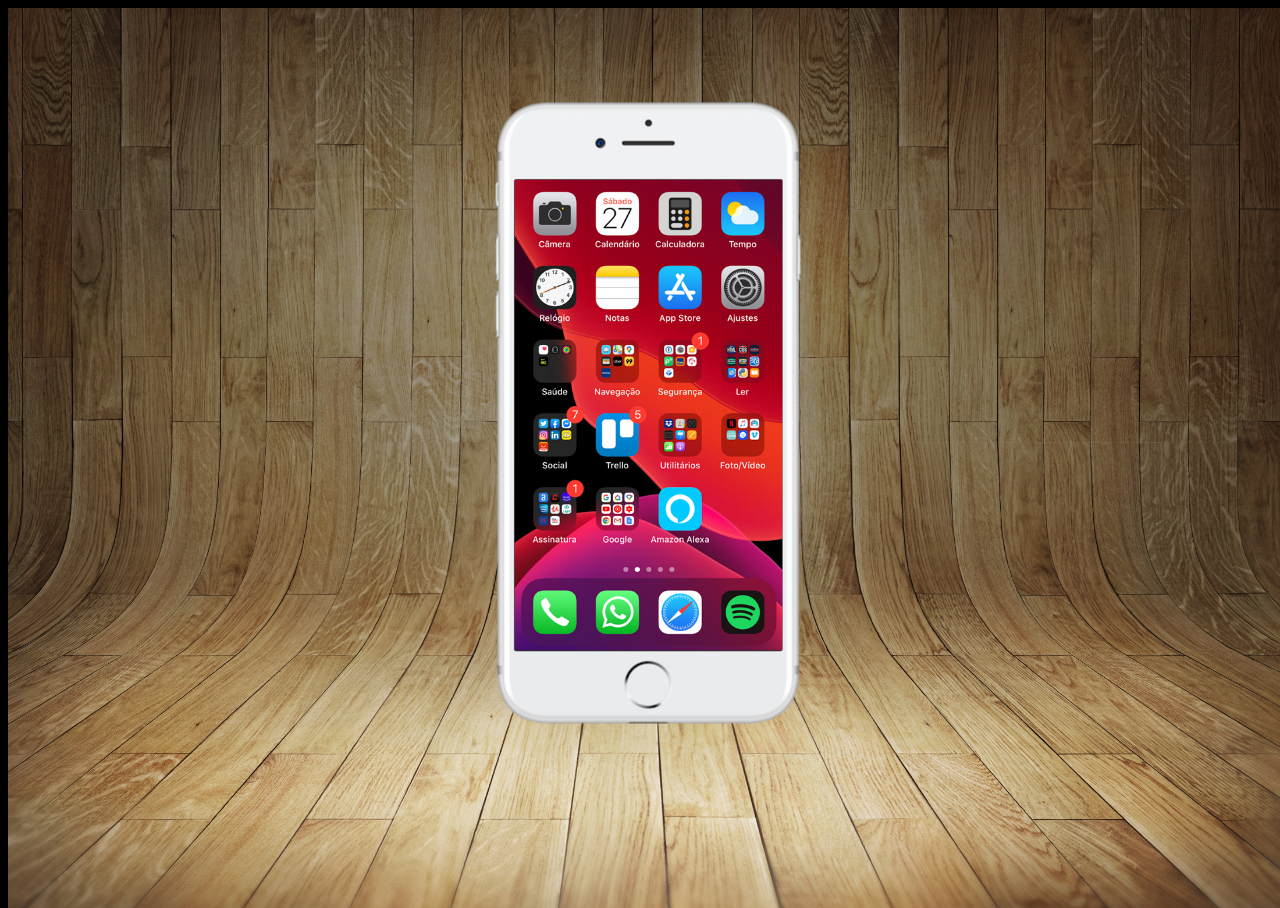
<file: index.html>
<!DOCTYPE html>
<html lang="pt-br">
<head>
    <meta charset="UTF-8">
    <meta name="viewport" content="width=device-width, initial-scale=1.0">
    <title>Projeto de Redes Sociais</title>
    <link rel="shortcut icon" href="favicon.ico" type="image/x-icon">
    <link rel="stylesheet" href="estilos/style.css">
</head>
<body>
    <main>
        <section id="telefone">
            <iframe src="home.html" name="tela" id="tela" frameborder="0" no-repeat></iframe>
        </section>

        <section id="redes-sociais">

        </section>
    </main>
</body>
</html>
</file>
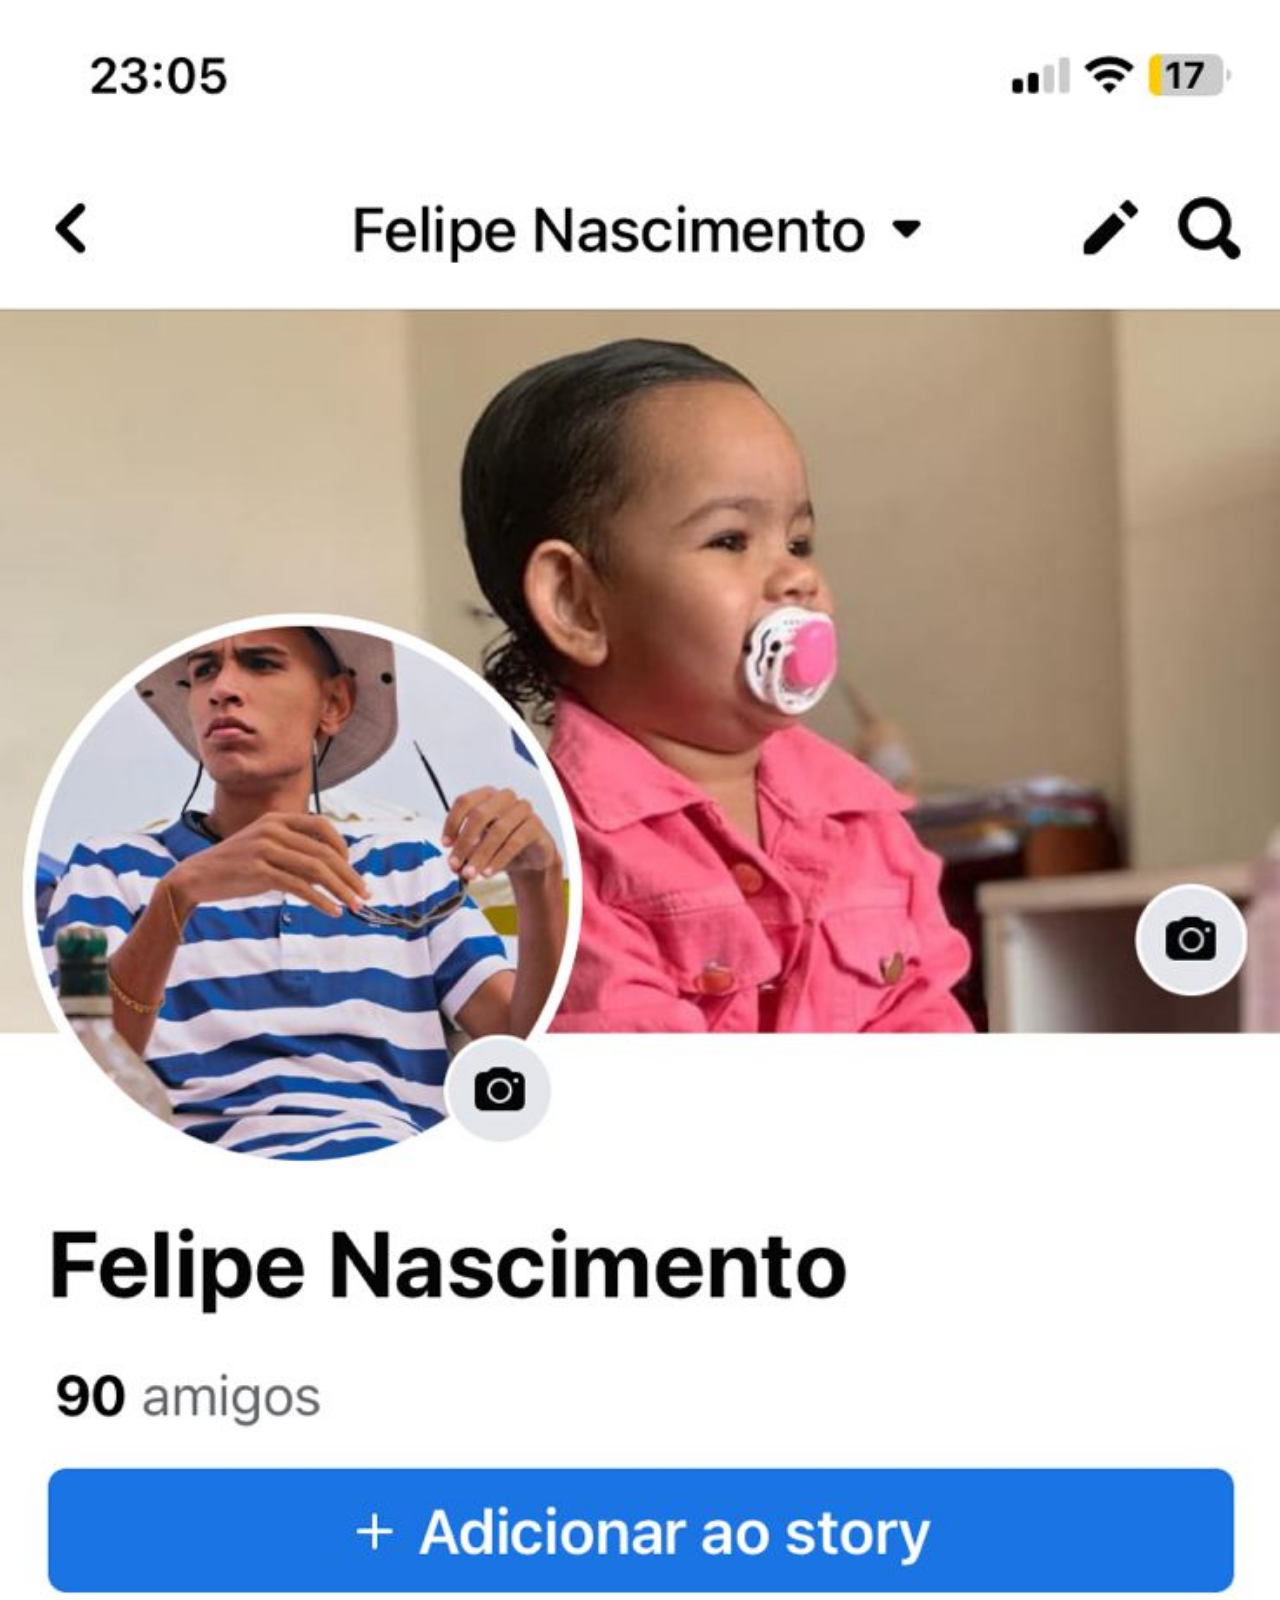
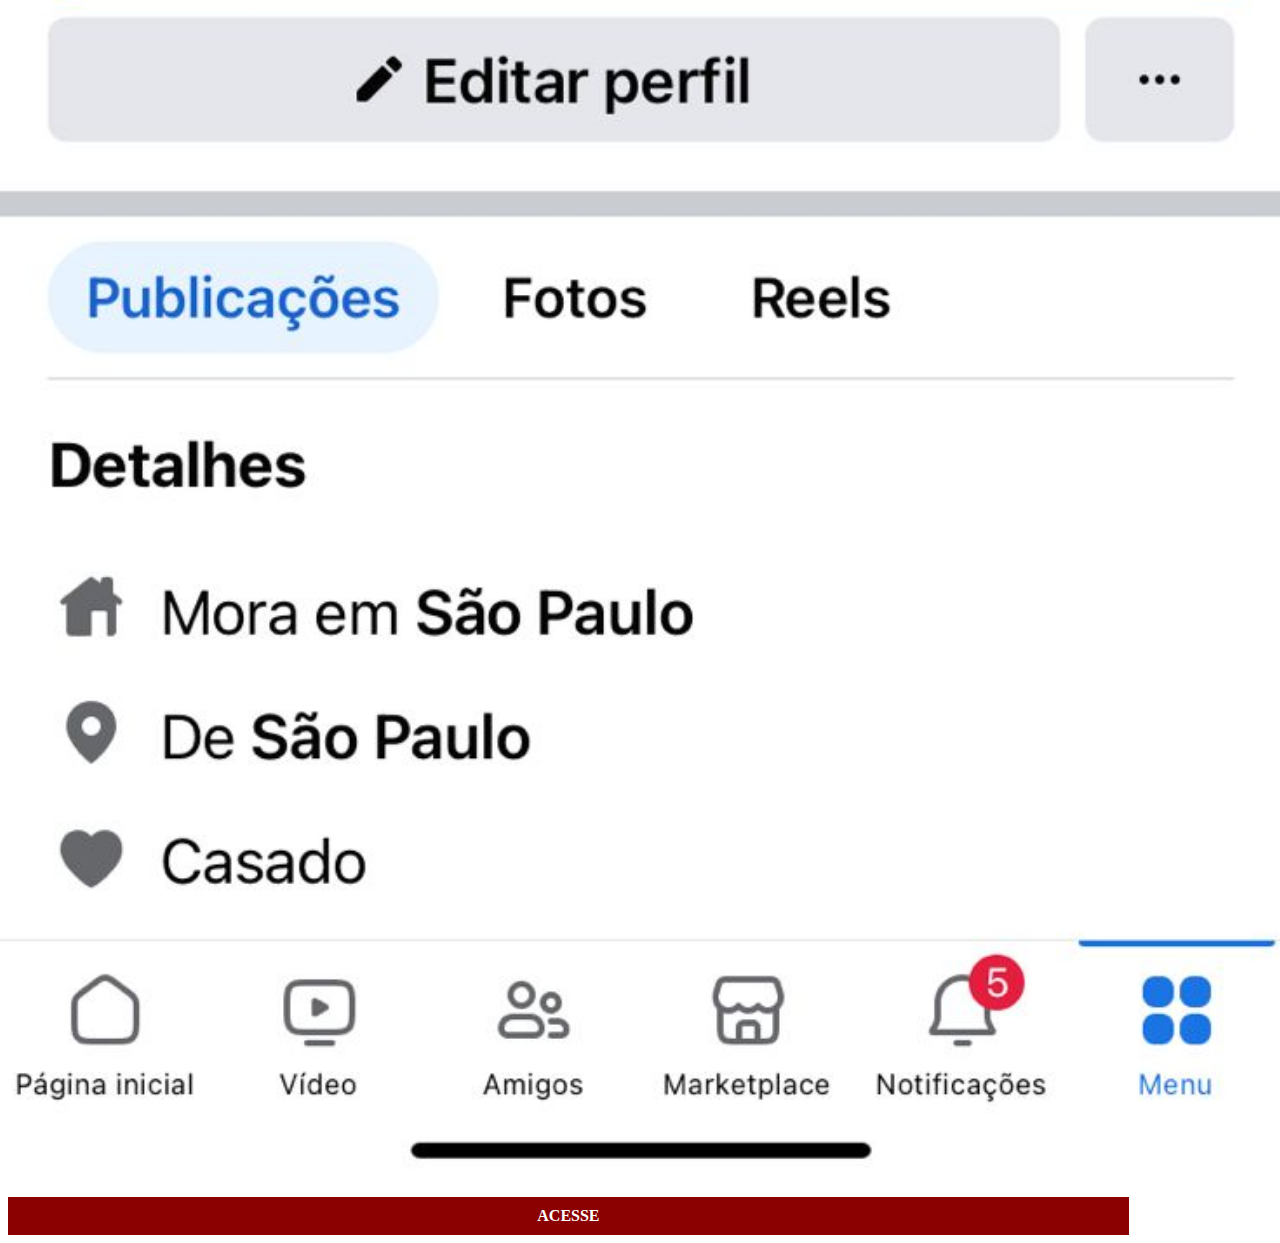
<file: facebook.html>
<!DOCTYPE html>
<html lang="pt-br">
<head>
    <meta charset="UTF-8">
    <meta name="viewport" content="width=device-width, initial-scale=1.0">
    <title>Facebook</title>
<link rel="stylesheet" href="estilos/social.css">
</head>
<body>
    <img src="imagens/tela-facebook.jpeg" alt="Facebook">
    <a href="https://www.facebook.com/profile.php?id=100089303528385" target="_blank" rel="external">ACESSE</a>
</body>
</html>
</file>
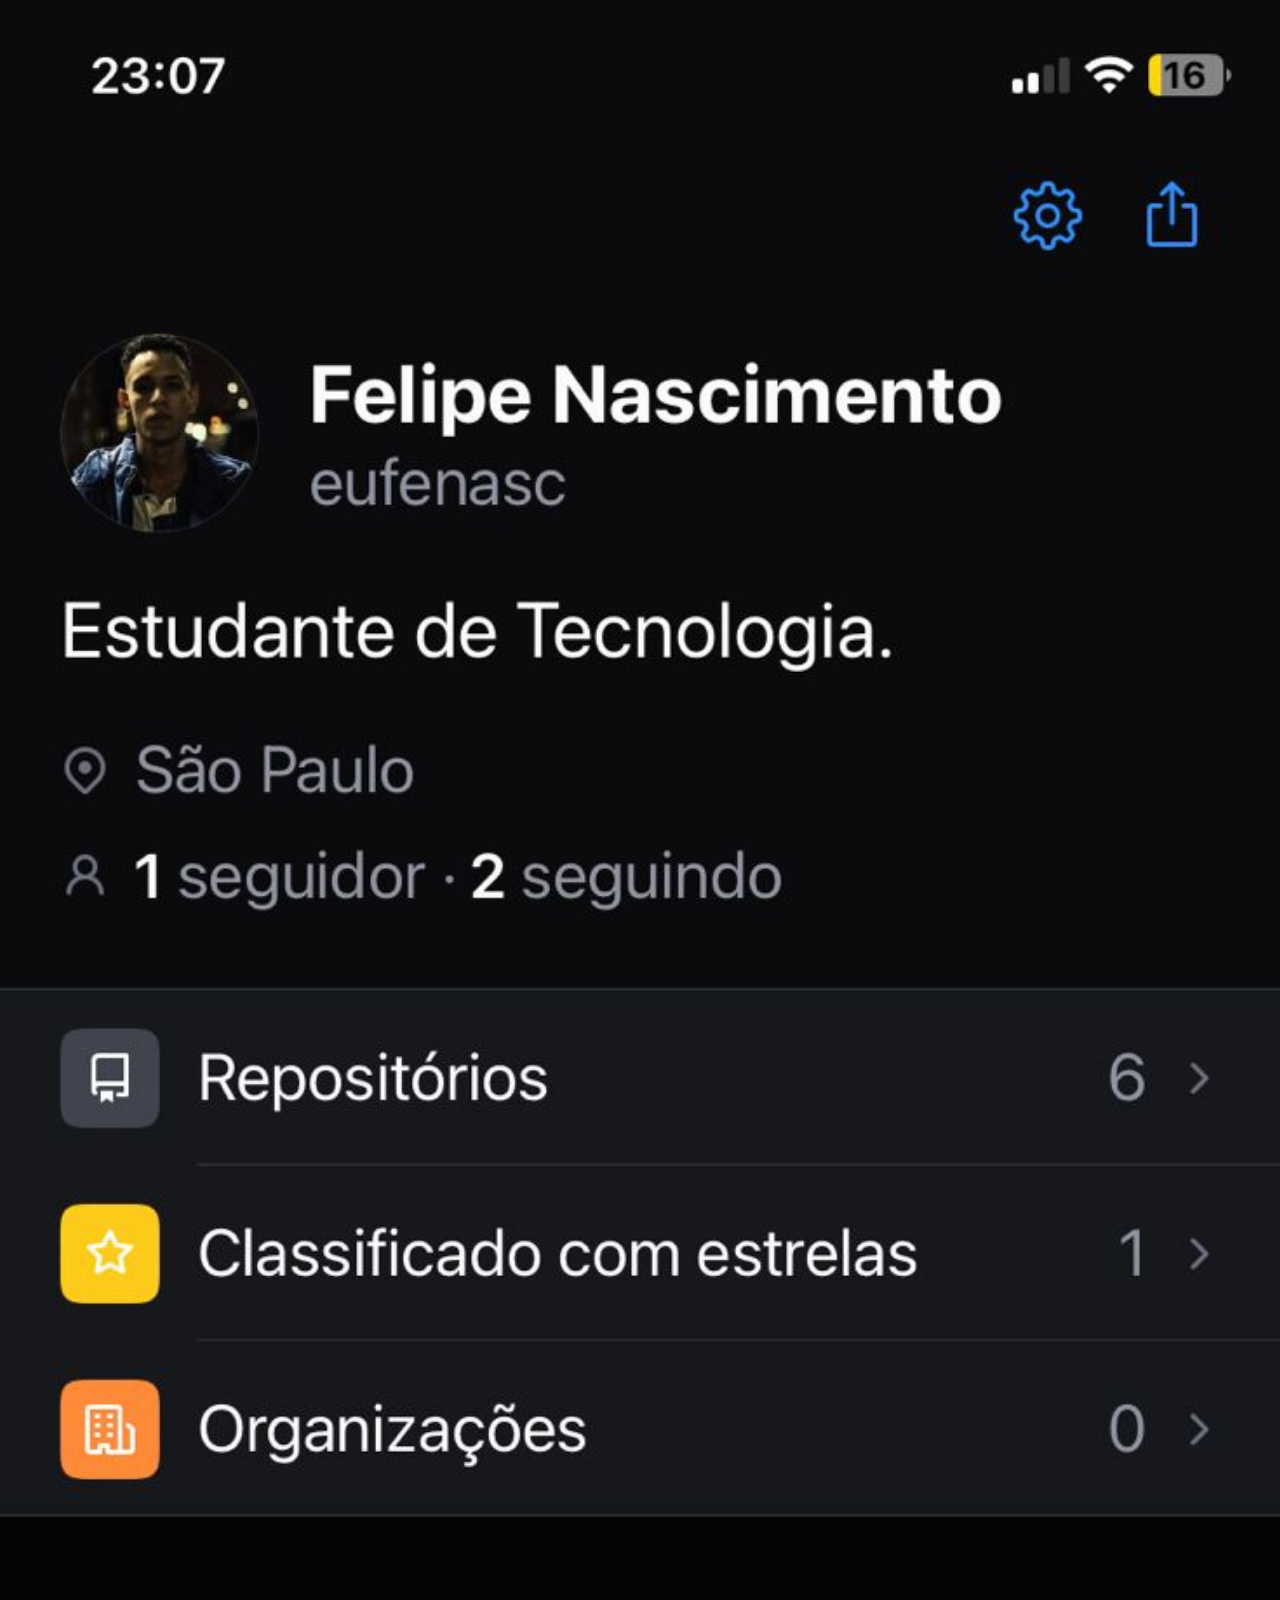
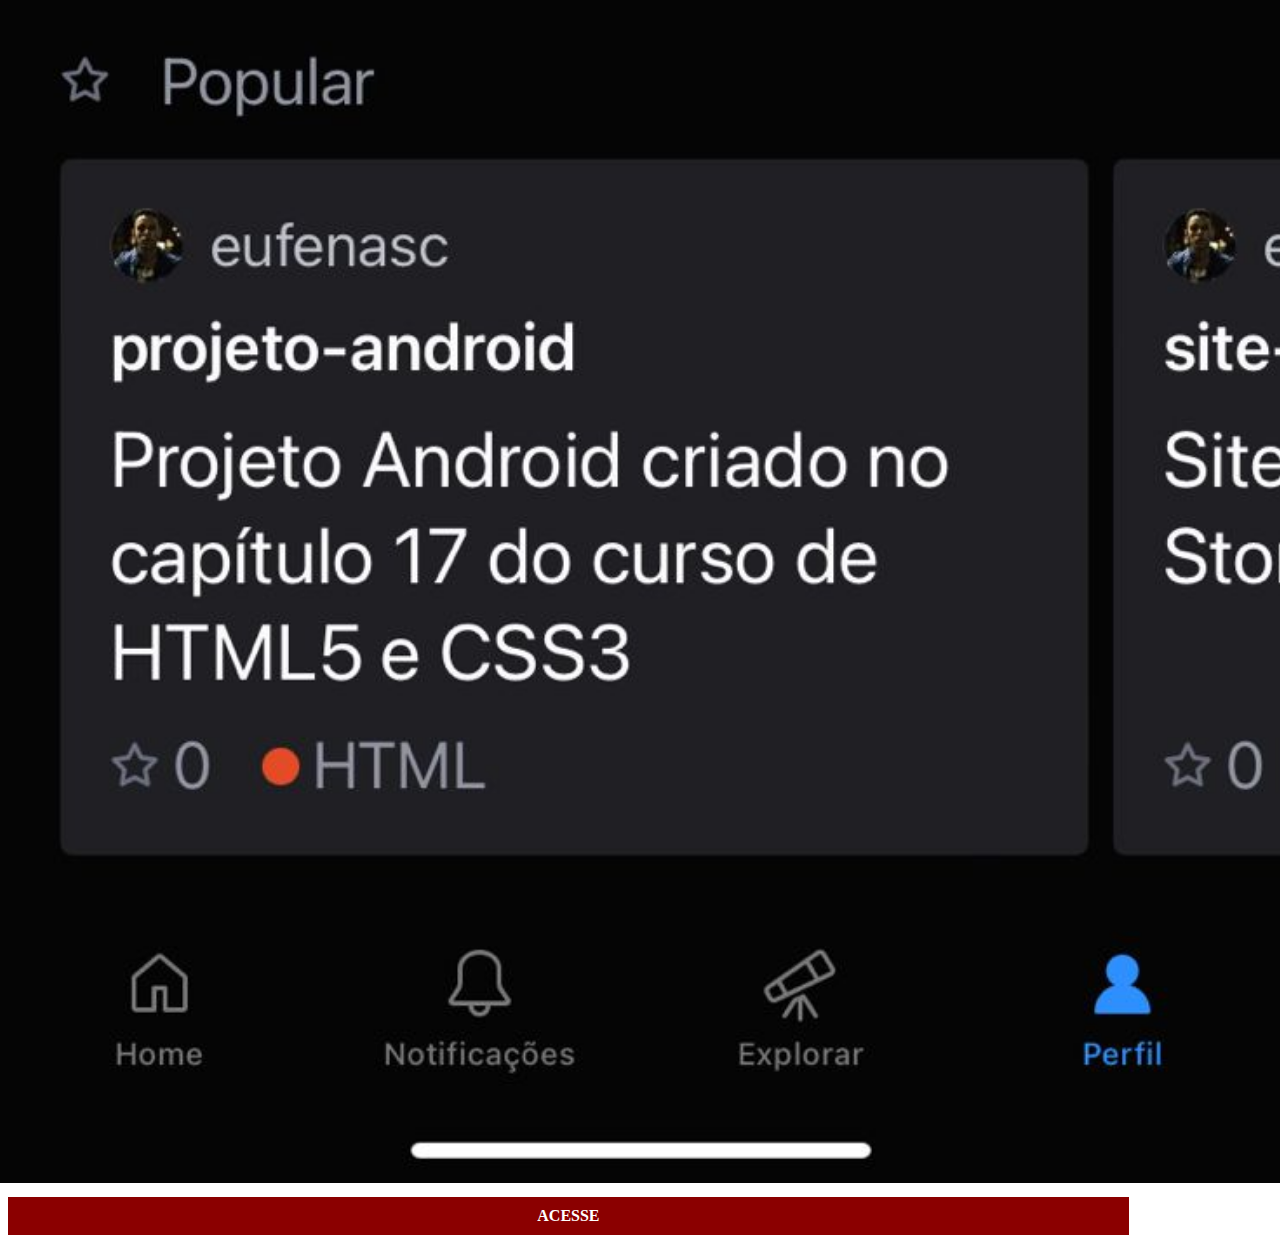
<file: github.html>
<!DOCTYPE html>
<html lang="pt-br">
<head>
    <meta charset="UTF-8">
    <meta name="viewport" content="width=device-width, initial-scale=1.0">
    <title>GitHub</title>
<link rel="stylesheet" href="estilos/social.css">
</head>
<body>
    <img src="imagens/tela-github.jpeg" alt="GitHub">
    <a href="https://github.com/eufenasc" target="_blank" rel="external">ACESSE</a>
</body>
</html>
</file>
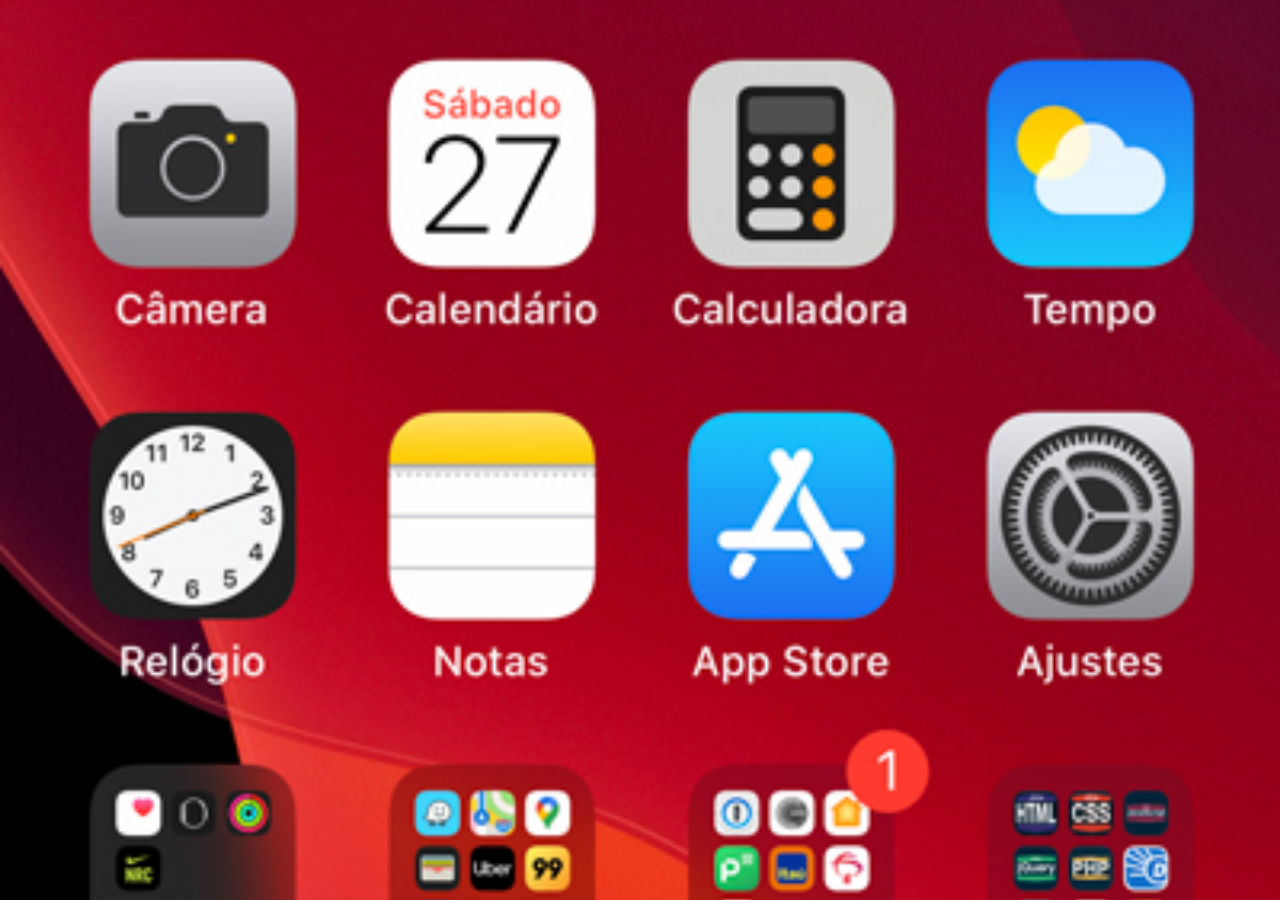
<file: home.html>
<!DOCTYPE html>
<html lang="pt-br">
<head>
    <meta charset="UTF-8">
    <meta name="viewport" content="width=device-width, initial-scale=1.0">
    <title>Home</title>
</head>
<style>
    *{
        margin: 0px;
        padding: 0px;
    }

    body{
            width: 100vw;
            height: 100vh;
            background: black url(imagens/tela-home.jpg) no-repeat top center;
            background-size: cover;
    }
</style>
<body>
    
</body>
</html>
</file>
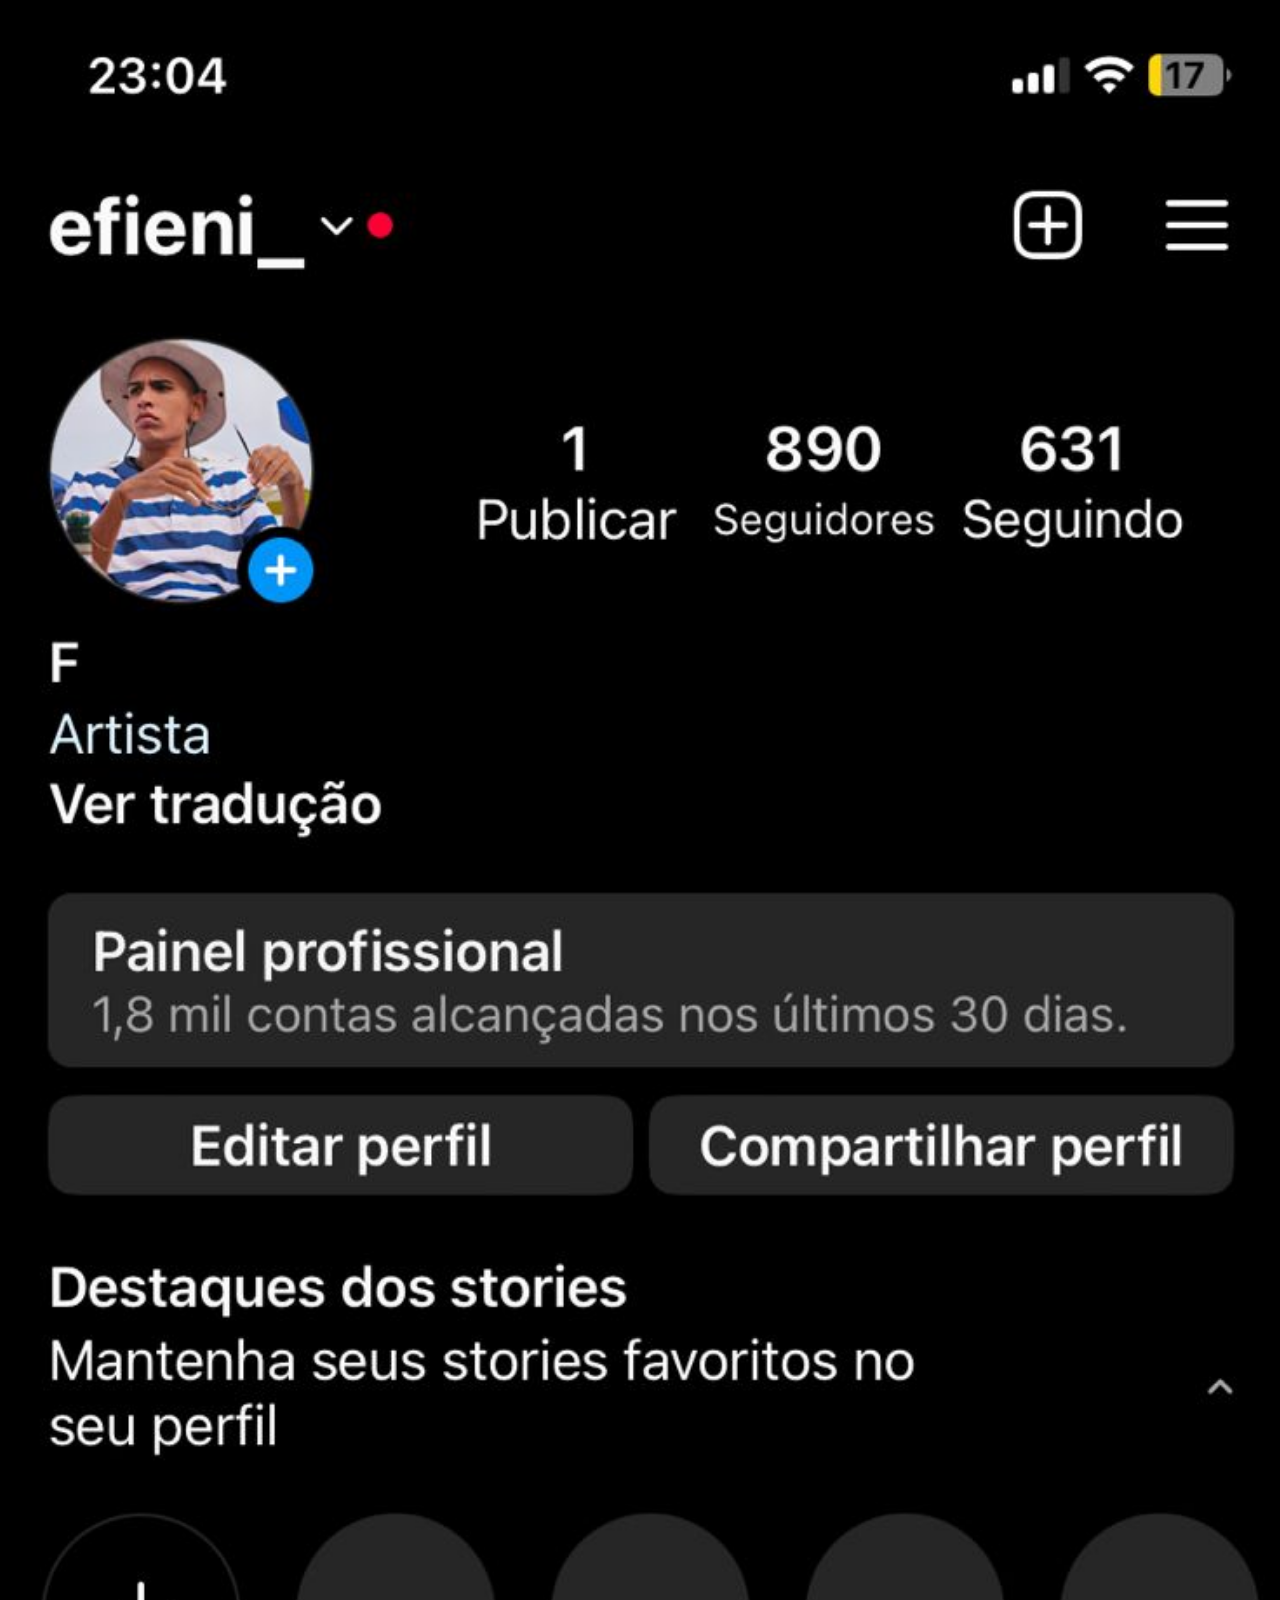
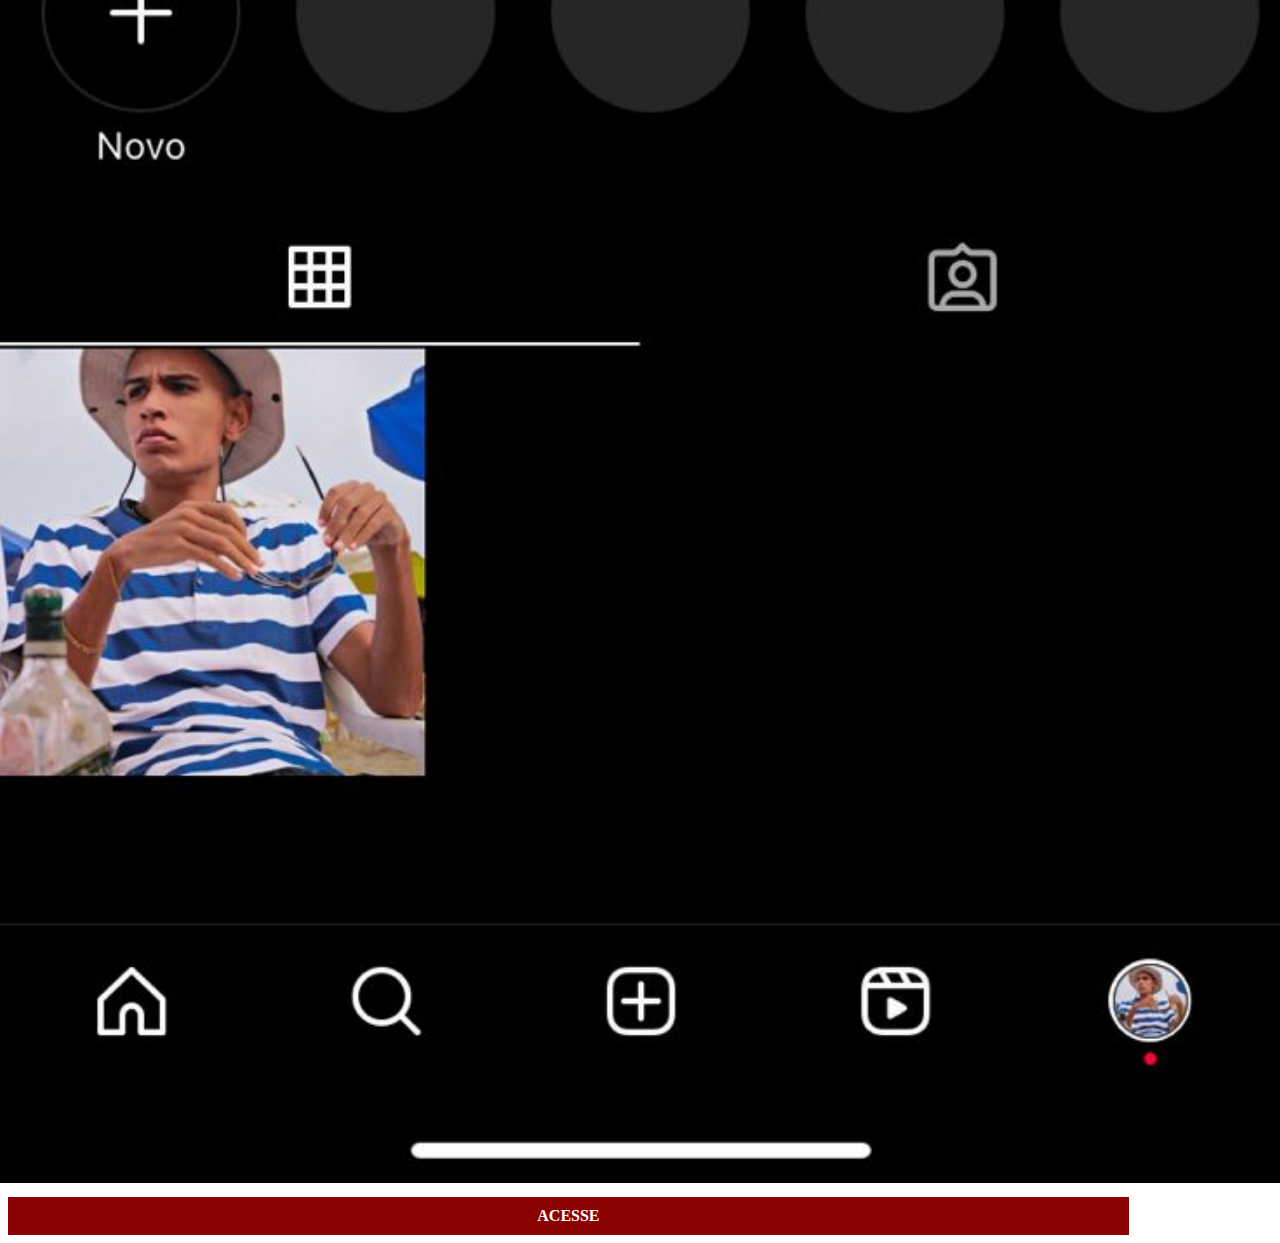
<file: instagram.html>
<!DOCTYPE html>
<html lang="pt-br">
<head>
    <meta charset="UTF-8">
    <meta name="viewport" content="width=device-width, initial-scale=1.0">
    <title>Instagram</title>
    <link rel="stylesheet" href="estilos/social.css">
</head>
<body>
    <img src="imagens/tela-instagram.jpeg" alt="Instagram">
    <a href="https://www.instagram.com/efieni_/" target="_blank" rel="external">ACESSE</a>
</body>
</html>
</file>
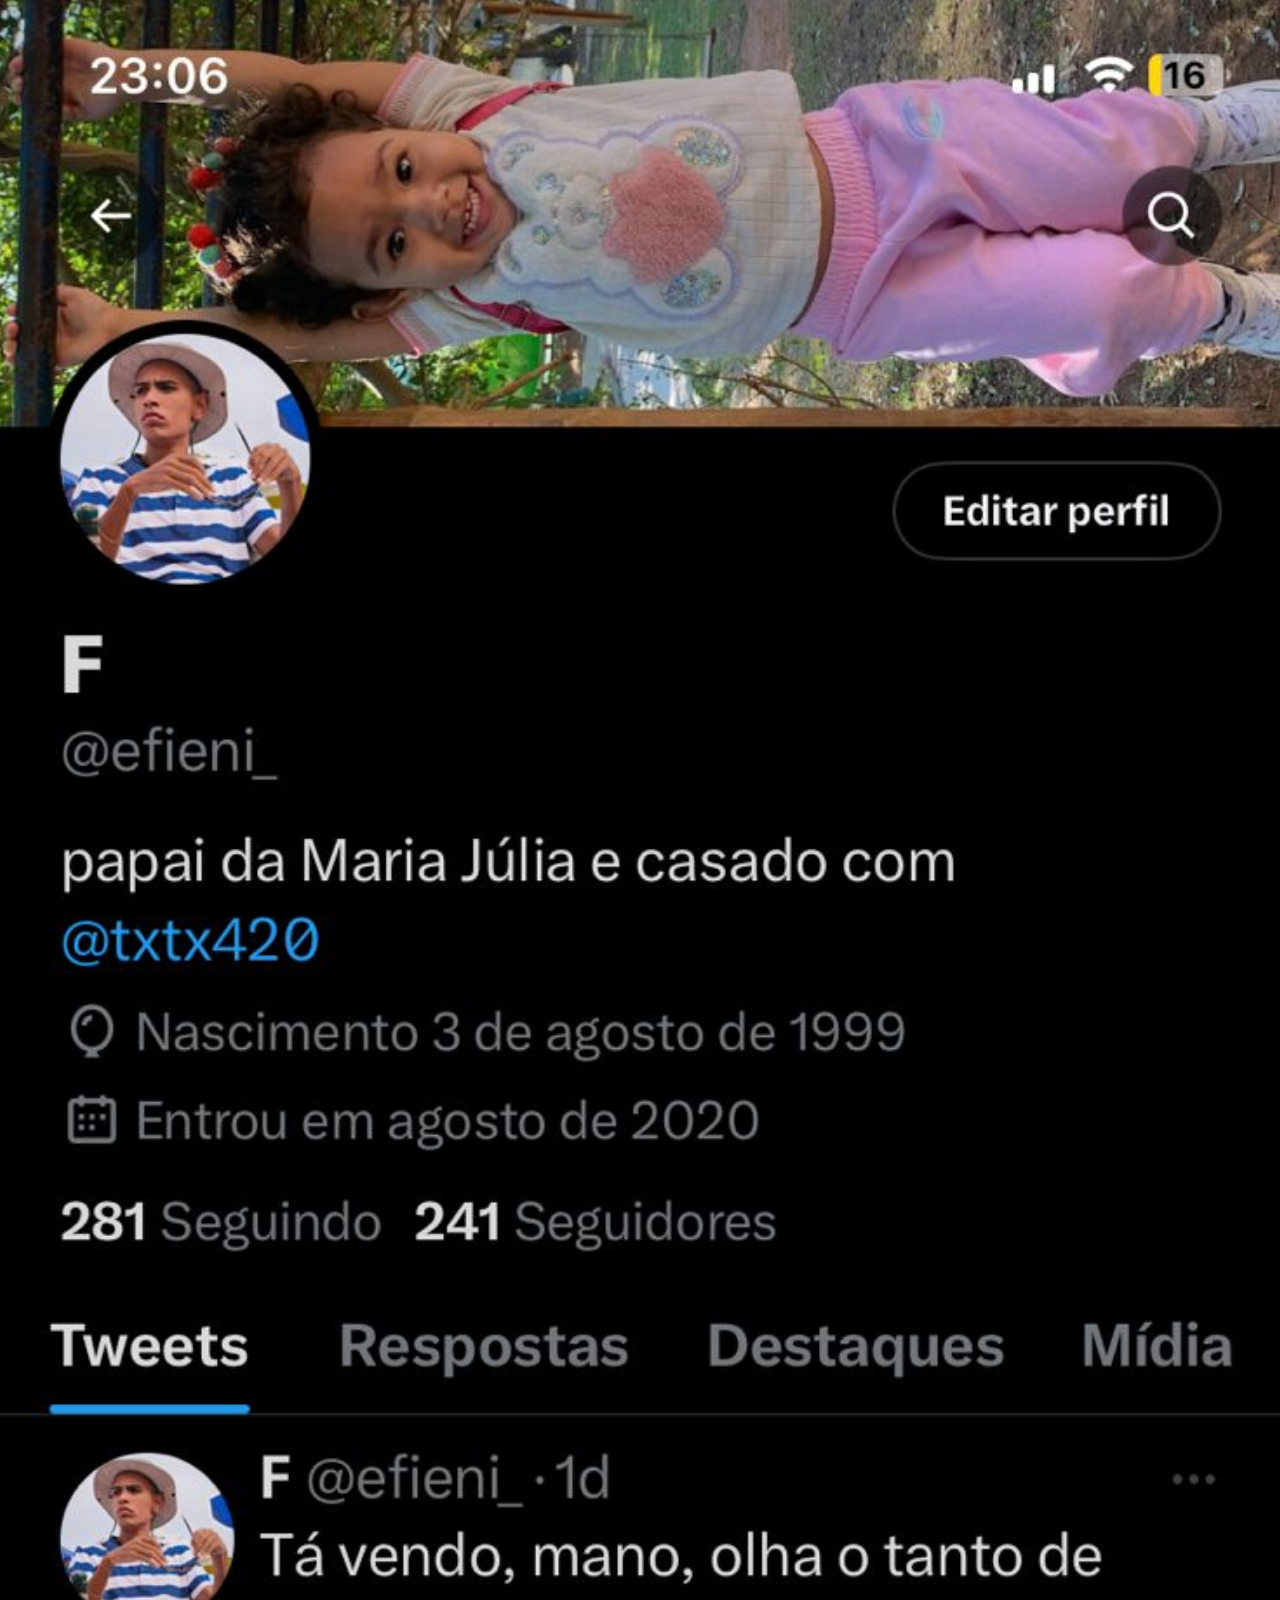
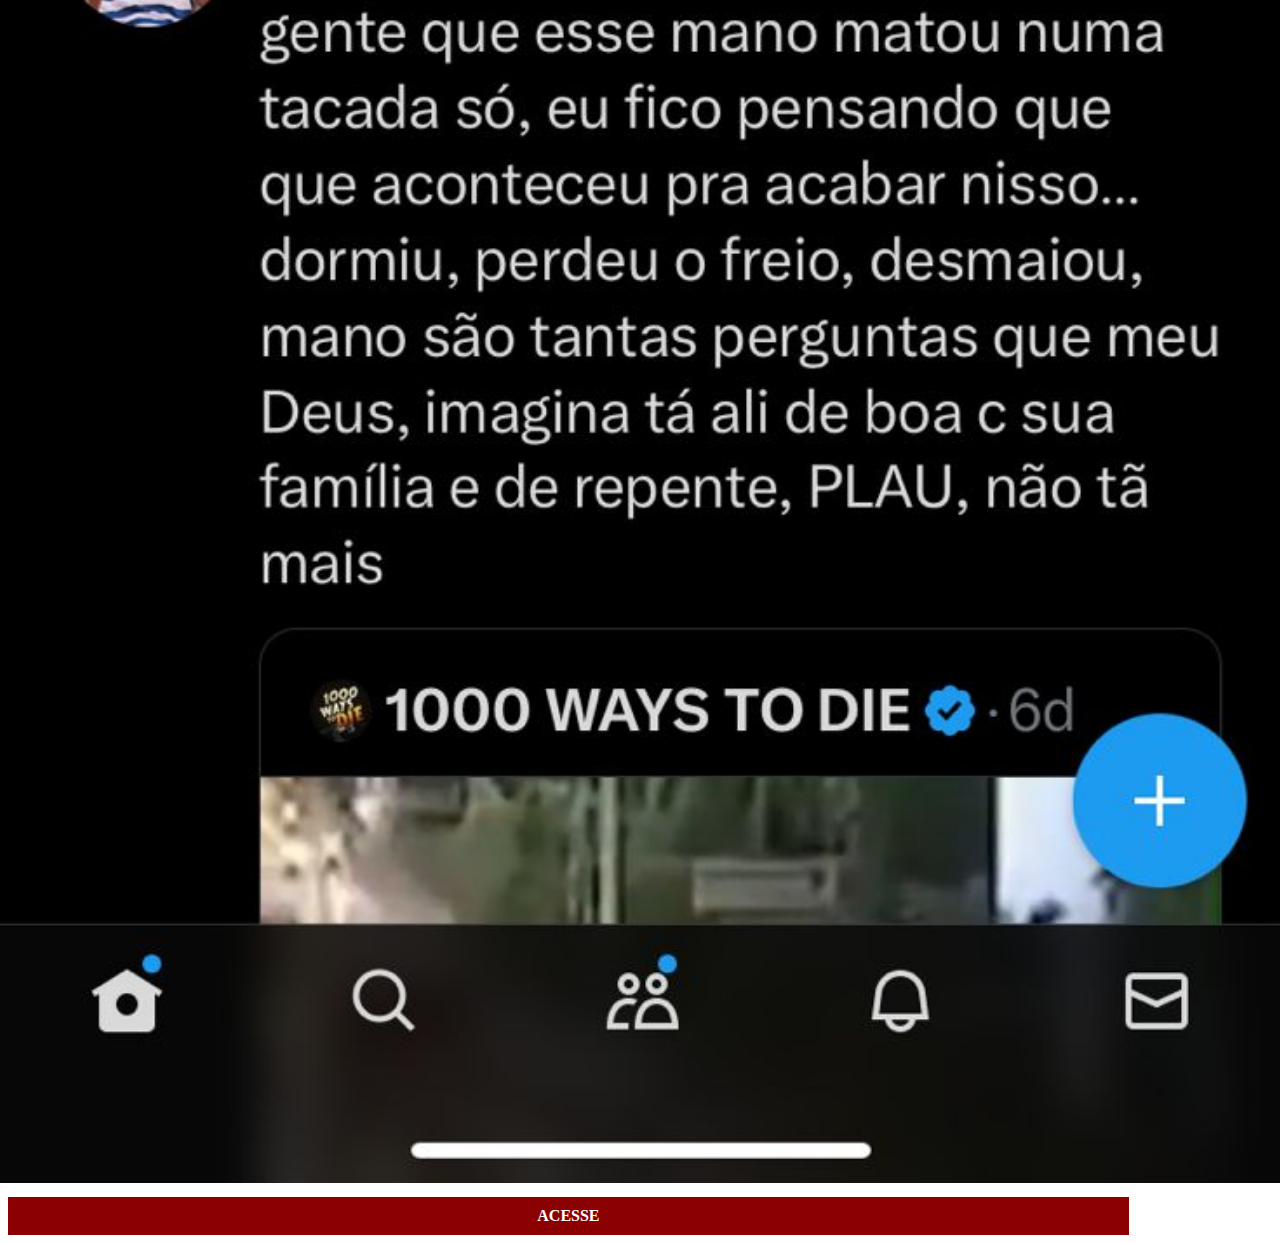
<file: twitter.html>
<!DOCTYPE html>
<html lang="pt-br">
<head>
    <meta charset="UTF-8">
    <meta name="viewport" content="width=device-width, initial-scale=1.0">
    <title>GitHub</title>
<link rel="stylesheet" href="estilos/social.css">
</head>
<body>
    <img src="imagens/tela-twitter.jpeg" alt="Twitter">
    <a href="https://twitter.com/efieni_" target="_blank" rel="external">ACESSE</a>
</body>
</html>
</file>
<file: estilos/style.css>
@charset "UTF-8"

* {
    margin: 0px;
    padding: 0;
    font-family: Arial, Helvetica, sans-serif;
}

html, body{
    height: 100vh;
    width: 100vw;
    background-color: black;
}

body{

    background: url(../imagens/fundo-madeira.jpg) no-repeat top center;
    background-size: cover;
    background-attachment: fixed;
}
main{
    position: relative;
    height: 90vh;
}

section#telefone{
    position: absolute;
    top: 50%;
    left: 50%;
    transform: translate(-50%, -50%);

    height: 627px;
    width: 311px;
    background: url(../imagens/frame-iphone.png) no-repeat;
}

iframe#tela{
    position: relative;
    top: 80px;
    left: 22px;
    width: 268px;
    height: 471px;
}
</file>
<file: estilos/social.css>
@charset "UTF-8"

*{
    margin: 0px;
    padding: 0px;
    font-family: Arial, Helvetica, sans-serif;
}

::-webkit-scrollbar{
    width: 0px;
    height: 0px;
}

img{
    display: inline-block;
    position: relative;
    width: 100.5vw;
    bottom: 10px;
    left: -10px;
    }

a{
    display: inline-block;
    position: relative;
    background-color: darkred;
    padding: 10px;
    text-align: center;
    font-weight: bolder;
    text-decoration: none;
    color: white;
    width: 86vw;
    
}
a:hover{
    text-decoration: underline;
    color: rgb(239, 237, 237);
    background-color: rgb(207, 5, 5);
    transition: .1s;
}
</file>
